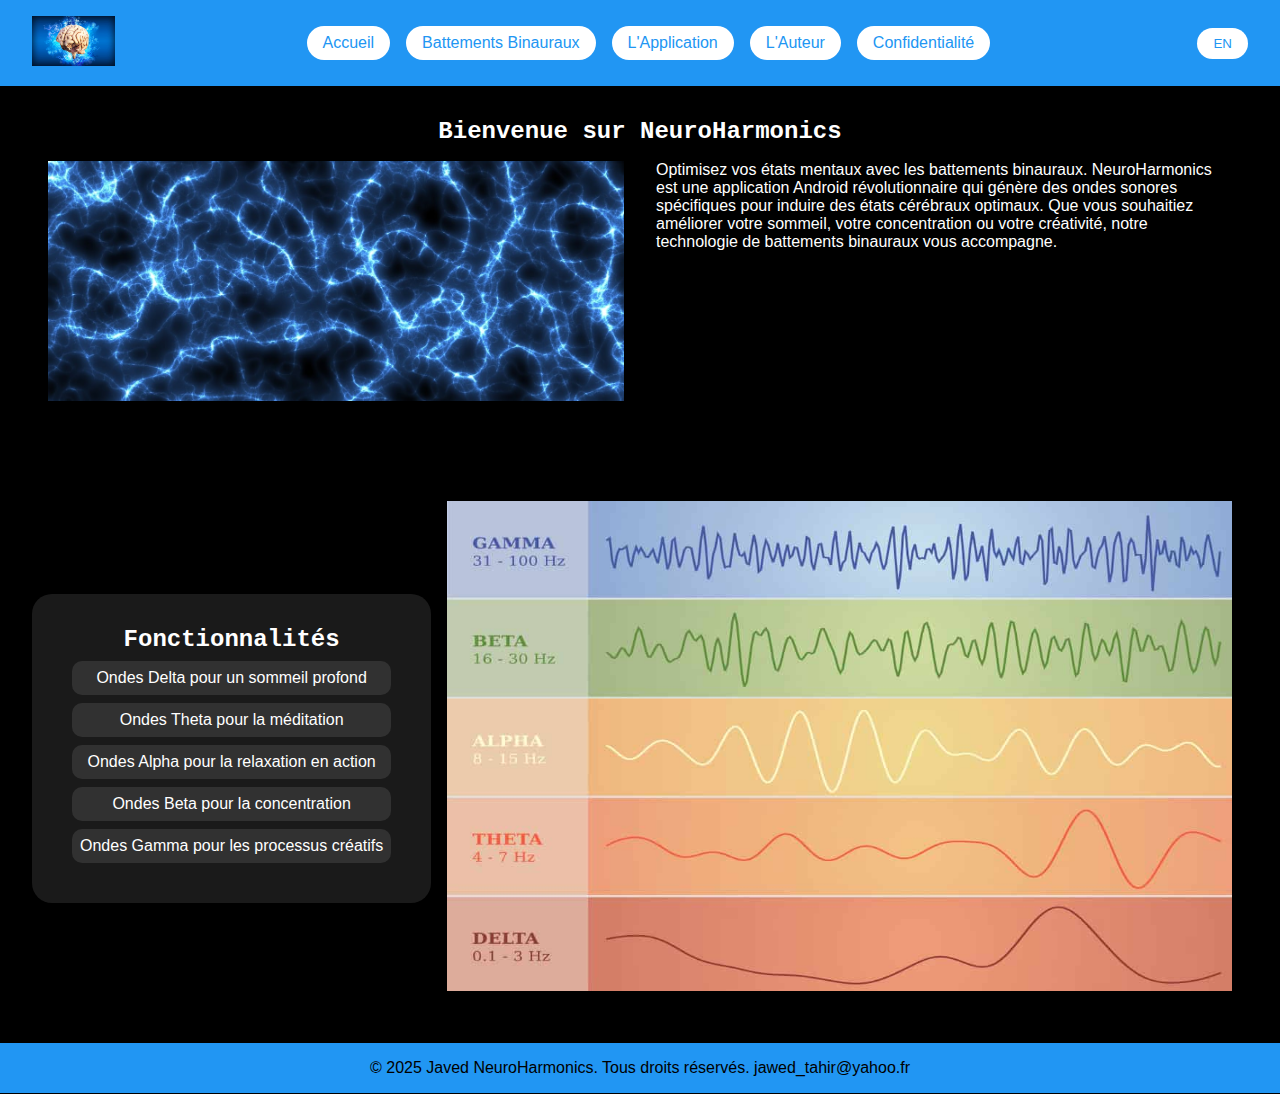
<file: index.html>
<!DOCTYPE html>
<html lang="fr">
<head>
    <meta charset="UTF-8">
    <meta name="viewport" content="width=device-width, initial-scale=1.0">
    <meta name="description" content="NeuroHarmonics - Application pour générer des ondes sonores pour le cerveau">
    <title data-fr="NeuroHarmonics - Accueil" data-en="NeuroHarmonics - Home">NeuroHarmonics - Accueil</title>
    <link rel="icon" type="image/x-icon" href="favicon.ico">
    <link rel="stylesheet" href="css/styles.css">
</head>
<body>
    <header>
        <a href="index.html"><img src="images/logo.png" alt="Logo" class="logo"></a>
        <nav id="main-nav">
            <ul>
                <li><a href="index.html" data-fr="Accueil" data-en="Home">Accueil</a></li>
                <li><a href="battements-binauraux.html" data-fr="Battements Binauraux" data-en="Binaural Beats">Battements Binauraux</a></li>
                <li><a href="application.html" data-fr="L'Application" data-en="The App">L'Application</a></li>
                <li><a href="auteur.html" data-fr="L'Auteur" data-en="The Author">L'Auteur</a></li>
                <li><a href="confidentialite.html" data-fr="Confidentialité" data-en="Privacy">Confidentialité</a></li>
            </ul>
        </nav>
        <button class="hamburger" aria-label="Menu">&#9776;</button>
        <button id="language-toggle">EN</button>
    </header>
    <main>
        <section class="hero">
            <h2 data-fr="Bienvenue sur NeuroHarmonics" data-en="Welcome to NeuroHarmonics">Bienvenue sur NeuroHarmonics</h2>
            <div class="image-container">
                <img src="images/wave-image.jpg" alt="Ondes Sonores">
            </div>
            <div class="text-container">
                <p data-fr="Optimisez vos états mentaux avec les battements binauraux. NeuroHarmonics est une application Android révolutionnaire qui génère des ondes sonores spécifiques pour induire des états cérébraux optimaux. Que vous souhaitiez améliorer votre sommeil, votre concentration ou votre créativité, notre technologie de battements binauraux vous accompagne." data-en="Optimize your mental states with binaural beats. NeuroHarmonics is a revolutionary Android application that generates specific sound waves to induce optimal brain states. Whether you want to improve your sleep, concentration, or creativity, our binaural beats technology supports you.">
                    Optimisez vos états mentaux avec les battements binauraux. NeuroHarmonics est une application Android révolutionnaire qui génère des ondes sonores spécifiques pour induire des états cérébraux optimaux. Que vous souhaitiez améliorer votre sommeil, votre concentration ou votre créativité, notre technologie de battements binauraux vous accompagne.
                </p>
            </div>
        </section>
        <section class="features">
            <div class="features-container">
                <h2 data-fr="Fonctionnalités" data-en="Features">Fonctionnalités</h2>
                <ul>
                    <li data-fr="Ondes Delta pour un sommeil profond" data-en="Delta waves for deep sleep">Ondes Delta pour un sommeil profond</li>
                    <li data-fr="Ondes Theta pour la méditation" data-en="Theta waves for meditation">Ondes Theta pour la méditation</li>
                    <li data-fr="Ondes Alpha pour la relaxation en action" data-en="Alpha waves for relaxation in action">Ondes Alpha pour la relaxation en action</li>
                    <li data-fr="Ondes Beta pour la concentration" data-en="Beta waves for concentration">Ondes Beta pour la concentration</li>
                    <li data-fr="Ondes Gamma pour les processus créatifs" data-en="Gamma waves for creative processes">Ondes Gamma pour les processus créatifs</li>
                </ul>
            </div>
            <div class="image-container">
                <img src="images/cinq-ondes.jpg" alt="Cinq Ondes">
            </div>
        </section>
    </main>
    <footer>
        <p data-fr="© 2025 Javed NeuroHarmonics. Tous droits réservés. jawed_tahir@yahoo.fr" data-en="© 2025 Javed NeuroHarmonics. All rights reserved. jawed_tahir@yahoo.fr">© 2025 Javed NeuroHarmonics. Tous droits réservés. jawed_tahir@yahoo.fr</p>
    </footer>
    <script src="js/script.js"></script>
</body>
</html>
</file>
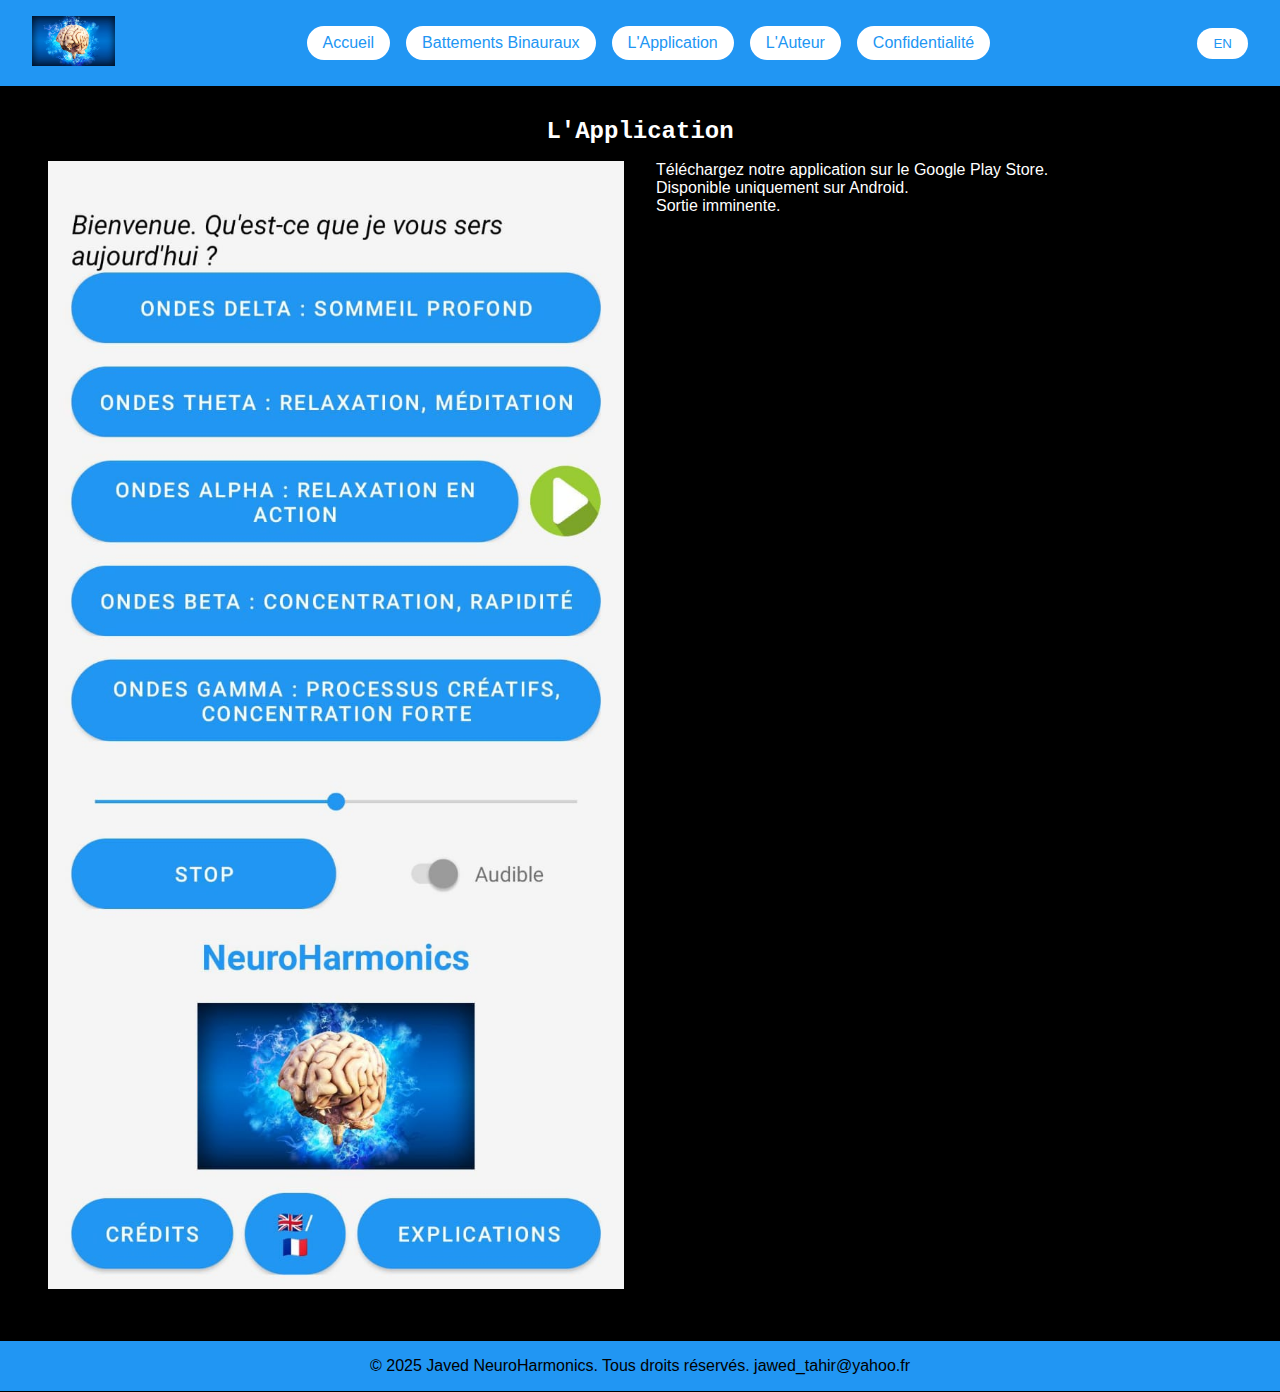
<file: application.html>
<!DOCTYPE html>
<html lang="fr">
<head>
    <meta charset="UTF-8">
    <meta name="viewport" content="width=device-width, initial-scale=1.0">
    <meta name="description" content="Téléchargez l'application NeuroHarmonics">
    <title data-fr="NeuroHarmonics - L'Application" data-en="NeuroHarmonics - The App">NeuroHarmonics - L'Application</title>
    <link rel="icon" type="image/x-icon" href="favicon.ico">
    <link rel="stylesheet" href="css/styles.css">
</head>
<body>
    <header>
        <a href="index.html"><img src="images/logo.png" alt="Logo" class="logo"></a>
        <nav id="main-nav">
            <ul>
                <li><a href="index.html" data-fr="Accueil" data-en="Home">Accueil</a></li>
                <li><a href="battements-binauraux.html" data-fr="Battements Binauraux" data-en="Binaural Beats">Battements Binauraux</a></li>
                <li><a href="application.html" data-fr="L'Application" data-en="The App">L'Application</a></li>
                <li><a href="auteur.html" data-fr="L'Auteur" data-en="The Author">L'Auteur</a></li>
                <li><a href="confidentialite.html" data-fr="Confidentialité" data-en="Privacy">Confidentialité</a></li>
            </ul>
        </nav>
        <button class="hamburger" aria-label="Menu">&#9776;</button>
        <button id="language-toggle">EN</button>
    </header>
    <main>
        <section class="hero">
            <h2 data-fr="L'Application" data-en="The App">L'Application</h2>
            <div class="image-container">
                <img src="images/app-screenshot.jpg" alt="Capture d'écran de l'application">
            </div>
            <div class="text-container">
                <p data-fr="Téléchargez notre application sur le Google Play Store." data-en="Download our app from the Google Play Store.">
                    Téléchargez notre application sur le Google Play Store.
                </p>
                <p data-fr="Disponible uniquement sur Android." data-en="Available only on Android.">
                    Disponible uniquement sur Android.
                </p>
                <p data-fr="Sortie imminente." data-en="Coming soon.">
                    Sortie imminente.
                </p>
                <!-- <a href="https://play.google.com/store" class="button" data-fr="Télécharger" data-en="Download">Télécharger</a> -->
            </div>
        </section>
    </main>
    <footer>
        <p data-fr="© 2025 Javed NeuroHarmonics. Tous droits réservés. jawed_tahir@yahoo.fr" data-en="© 2025 Javed NeuroHarmonics. All rights reserved. jawed_tahir@yahoo.fr">© 2025 Javed NeuroHarmonics. Tous droits réservés. jawed_tahir@yahoo.fr</p>
    </footer>
    <script src="js/script.js"></script>
</body>
</html>
</file>
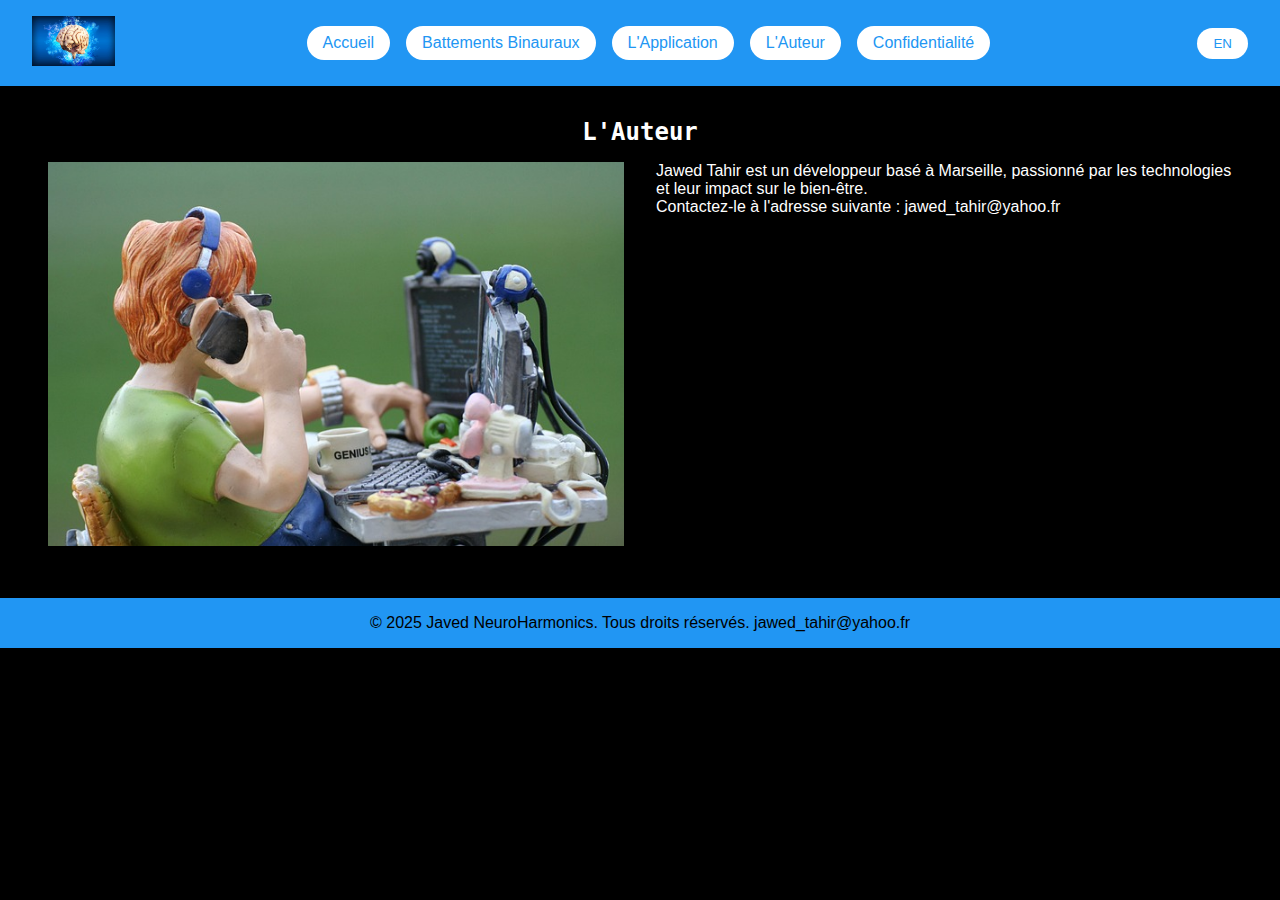
<file: auteur.html>
<!DOCTYPE html>
<html lang="fr">
<head>
    <meta charset="UTF-8">
    <meta name="viewport" content="width=device-width, initial-scale=1.0">
    <meta name="description" content="Découvrez l'auteur de NeuroHarmonics">
    <title data-fr="NeuroHarmonics - L'Auteur" data-en="NeuroHarmonics - The Author">NeuroHarmonics - L'Auteur</title>
    <link rel="icon" type="image/x-icon" href="favicon.ico">
    <link rel="stylesheet" href="css/styles.css">
</head>
<body>
    <header>
        <a href="index.html"><img src="images/logo.png" alt="Logo" class="logo"></a>
        <nav id="main-nav">
            <ul>
                <li><a href="index.html" data-fr="Accueil" data-en="Home">Accueil</a></li>
                <li><a href="battements-binauraux.html" data-fr="Battements Binauraux" data-en="Binaural Beats">Battements Binauraux</a></li>
                <li><a href="application.html" data-fr="L'Application" data-en="The App">L'Application</a></li>
                <li><a href="auteur.html" data-fr="L'Auteur" data-en="The Author">L'Auteur</a></li>
                <li><a href="confidentialite.html" data-fr="Confidentialité" data-en="Privacy">Confidentialité</a></li>
            </ul>
        </nav>
        <button class="hamburger" aria-label="Menu">&#9776;</button>
        <button id="language-toggle">EN</button>
    </header>
    <main>
        <section class="hero">
            <h2 data-fr="L'Auteur" data-en="The Author">L'Auteur</h2>
            <div class="image-container">
                <img src="images/author.jpg" alt="Jawed Tahir">
            </div>
            <div class="text-container">
                <p data-fr="Jawed Tahir est un développeur basé à Marseille, passionné par les technologies et leur impact sur le bien-être." data-en="Jawed Tahir is a developer based in Marseille, passionate about technology and its impact on well-being.">
                    Jawed Tahir est un développeur basé à Marseille, passionné par les technologies et leur impact sur le bien-être.
                </p>
                <p data-fr="Contactez-le à l'adresse suivante : jawed_tahir@yahoo.fr" data-en="Contact him at: jawed_tahir@yahoo.fr">
                    Contactez-le à l'adresse suivante : jawed_tahir@yahoo.fr</a>
                </p>
            </div>
        </section>
    </main>
    <footer>
        <p data-fr="© 2025 Javed NeuroHarmonics. Tous droits réservés. jawed_tahir@yahoo.fr" data-en="© 2025 Javed NeuroHarmonics. All rights reserved. jawed_tahir@yahoo.fr">© 2025 Javed NeuroHarmonics. Tous droits réservés. jawed_tahir@yahoo.fr</p>
    </footer>
    <script src="js/script.js"></script>
</body>
</html>
</file>
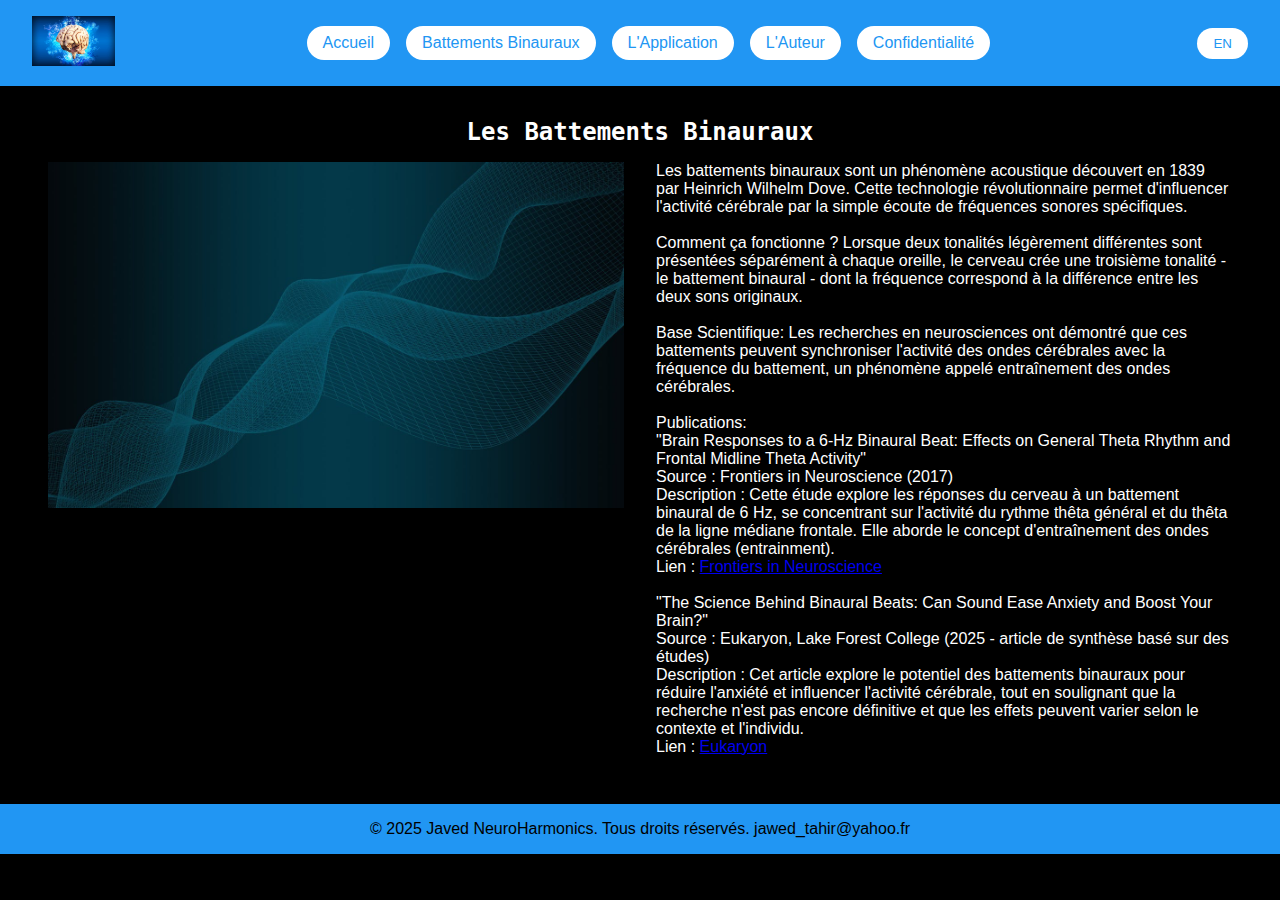
<file: battements-binauraux.html>
<!DOCTYPE html>
<html lang="fr">
<head>
    <meta charset="UTF-8">
    <meta name="viewport" content="width=device-width, initial-scale=1.0">
    <meta name="description" content="Découvrez les battements binauraux et leur fonctionnement">
    <title data-fr="NeuroHarmonics - Battements Binauraux" data-en="NeuroHarmonics - Binaural Beats">NeuroHarmonics - Battements Binauraux</title>
    <link rel="icon" type="image/x-icon" href="favicon.ico">
    <link rel="stylesheet" href="css/styles.css">
</head>
<body>
    <header>
        <a href="index.html"><img src="images/logo.png" alt="Logo" class="logo"></a>
        <nav id="main-nav">
            <ul>
                <li><a href="index.html" data-fr="Accueil" data-en="Home">Accueil</a></li>
                <li><a href="battements-binauraux.html" data-fr="Battements Binauraux" data-en="Binaural Beats">Battements Binauraux</a></li>
                <li><a href="application.html" data-fr="L'Application" data-en="The App">L'Application</a></li>
                <li><a href="auteur.html" data-fr="L'Auteur" data-en="The Author">L'Auteur</a></li>
                <li><a href="confidentialite.html" data-fr="Confidentialité" data-en="Privacy">Confidentialité</a></li>
            </ul>
        </nav>
        <button class="hamburger" aria-label="Menu">&#9776;</button>
        <button id="language-toggle">EN</button>
    </header>
    <main>
        <section class="hero">
            <h2 data-fr="Les Battements Binauraux" data-en="Binaural Beats">Les Battements Binauraux</h2>
            <div class="image-container">
                <img src="images/binaural-beats.jpg" alt="Battements Binauraux">
            </div>
            <div class="text-container">
                <p data-fr="Les battements binauraux sont un phénomène acoustique découvert en 1839 par Heinrich Wilhelm Dove. Cette technologie révolutionnaire permet d'influencer l'activité cérébrale par la simple écoute de fréquences sonores spécifiques.
Comment ça fonctionne ? Lorsque deux tonalités légèrement différentes sont présentées séparément à chaque oreille, le cerveau crée une troisième tonalité - le battement binaural - dont la fréquence correspond à la différence entre les deux sons originaux.
Base Scientifique: Les recherches en neurosciences ont démontré que ces battements peuvent synchroniser l'activité des ondes cérébrales avec la fréquence du battement, un phénomène appelé entraînement des ondes cérébrales.
Publications:
Brain Responses to a 6-Hz Binaural Beat: Effects on General Theta Rhythm and Frontal Midline Theta Activity
Source : Frontiers in Neuroscience (2017)
Description : Cette étude explore les réponses du cerveau à un battement binaural de 6 Hz, se concentrant sur l'activité du rythme thêta général et du thêta de la ligne médiane frontale. Elle aborde le concept d'entraînement des ondes cérébrales (entrainment).
Lien : https://www.frontiersin.org/journals/neuroscience/articles/10.3389/fnins.2017.00365/full
The Science Behind Binaural Beats: Can Sound Ease Anxiety and Boost Your Brain?
Source : Eukaryon, Lake Forest College (2025 - article de synthèse basé sur des études)
Description : Cet article explore le potentiel des battements binauraux pour réduire l'anxiété et influencer l'activité cérébrale, tout en soulignant que la recherche n'est pas encore définitive et que les effets peuvent varier selon le contexte et l'individu.
Lien : https://www.lakeforest.edu/academics/student-honors-and-research/student-publications/eukaryon/the-science-behind-binaural-beats-can-sound-ease-anxiety-and-boost-your-brain" data-en="Binaural beats are an acoustic phenomenon discovered in 1839 by Heinrich Wilhelm Dove. This revolutionary technology can influence brain activity through the simple listening of specific sound frequencies.
How does it work? When two slightly different tones are presented separately to each ear, the brain creates a third tone - the binaural beat - whose frequency corresponds to the difference between the two original sounds.
Scientific Basis: Neuroscience research has shown that these beats can synchronize brain wave activity with the beat frequency, a phenomenon known as brainwave entrainment.
Publications:
Brain Responses to a 6-Hz Binaural Beat: Effects on General Theta Rhythm and Frontal Midline Theta Activity
Source: Frontiers in Neuroscience (2017)
Description: This study explores the brain's responses to a 6 Hz binaural beat, focusing on the activity of the general theta rhythm and frontal midline theta. It addresses the concept of brainwave entrainment.
Link: https://www.frontiersin.org/journals/neuroscience/articles/10.3389/fnins.2017.00365/full
The Science Behind Binaural Beats: Can Sound Ease Anxiety and Boost Your Brain?
Source: Eukaryon, Lake Forest College (2025 - synthesis article based on studies)
Description: This article explores the potential of binaural beats to reduce anxiety and influence brain activity, while emphasizing that research is not yet definitive and effects may vary depending on context and individual.
Link: https://www.lakeforest.edu/academics/student-honors-and-research/student-publications/eukaryon/the-science-behind-binaural-beats-can-sound-ease-anxiety-and-boost-your-brain">
                    Les battements binauraux sont un phénomène acoustique découvert en 1839 par Heinrich Wilhelm Dove. Cette technologie révolutionnaire permet d'influencer l'activité cérébrale par la simple écoute de fréquences sonores spécifiques.
                    <br><br>
                    Comment ça fonctionne ? Lorsque deux tonalités légèrement différentes sont présentées séparément à chaque oreille, le cerveau crée une troisième tonalité - le battement binaural - dont la fréquence correspond à la différence entre les deux sons originaux.
                    <br><br>
                    Base Scientifique: Les recherches en neurosciences ont démontré que ces battements peuvent synchroniser l'activité des ondes cérébrales avec la fréquence du battement, un phénomène appelé entraînement des ondes cérébrales.
                    <br><br>
                    Publications:
                    <br>
                    "Brain Responses to a 6-Hz Binaural Beat: Effects on General Theta Rhythm and Frontal Midline Theta Activity"
                    <br>
                    Source : Frontiers in Neuroscience (2017)
                    <br>
                    Description : Cette étude explore les réponses du cerveau à un battement binaural de 6 Hz, se concentrant sur l'activité du rythme thêta général et du thêta de la ligne médiane frontale. Elle aborde le concept d'entraînement des ondes cérébrales (entrainment).
                    <br>
                    Lien : <a href="https://www.frontiersin.org/journals/neuroscience/articles/10.3389/fnins.2017.00365/full">Frontiers in Neuroscience</a>
                    <br><br>
                    "The Science Behind Binaural Beats: Can Sound Ease Anxiety and Boost Your Brain?"
                    <br>
                    Source : Eukaryon, Lake Forest College (2025 - article de synthèse basé sur des études)
                    <br>
                    Description : Cet article explore le potentiel des battements binauraux pour réduire l'anxiété et influencer l'activité cérébrale, tout en soulignant que la recherche n'est pas encore définitive et que les effets peuvent varier selon le contexte et l'individu.
                    <br>
                    Lien : <a href="https://www.lakeforest.edu/academics/student-honors-and-research/student-publications/eukaryon/the-science-behind-binaural-beats-can-sound-ease-anxiety-and-boost-your-brain">Eukaryon</a>
                </p>
            </div>
        </section>
    </main>
    <footer>
        <p data-fr="© 2025 Javed NeuroHarmonics. Tous droits réservés. jawed_tahir@yahoo.fr" data-en="© 2025 Javed NeuroHarmonics. All rights reserved. jawed_tahir@yahoo.fr">© 2025 Javed NeuroHarmonics. Tous droits réservés. jawed_tahir@yahoo.fr</p>
    </footer>
    <script src="js/script.js"></script>
</body>
</html>
</file>
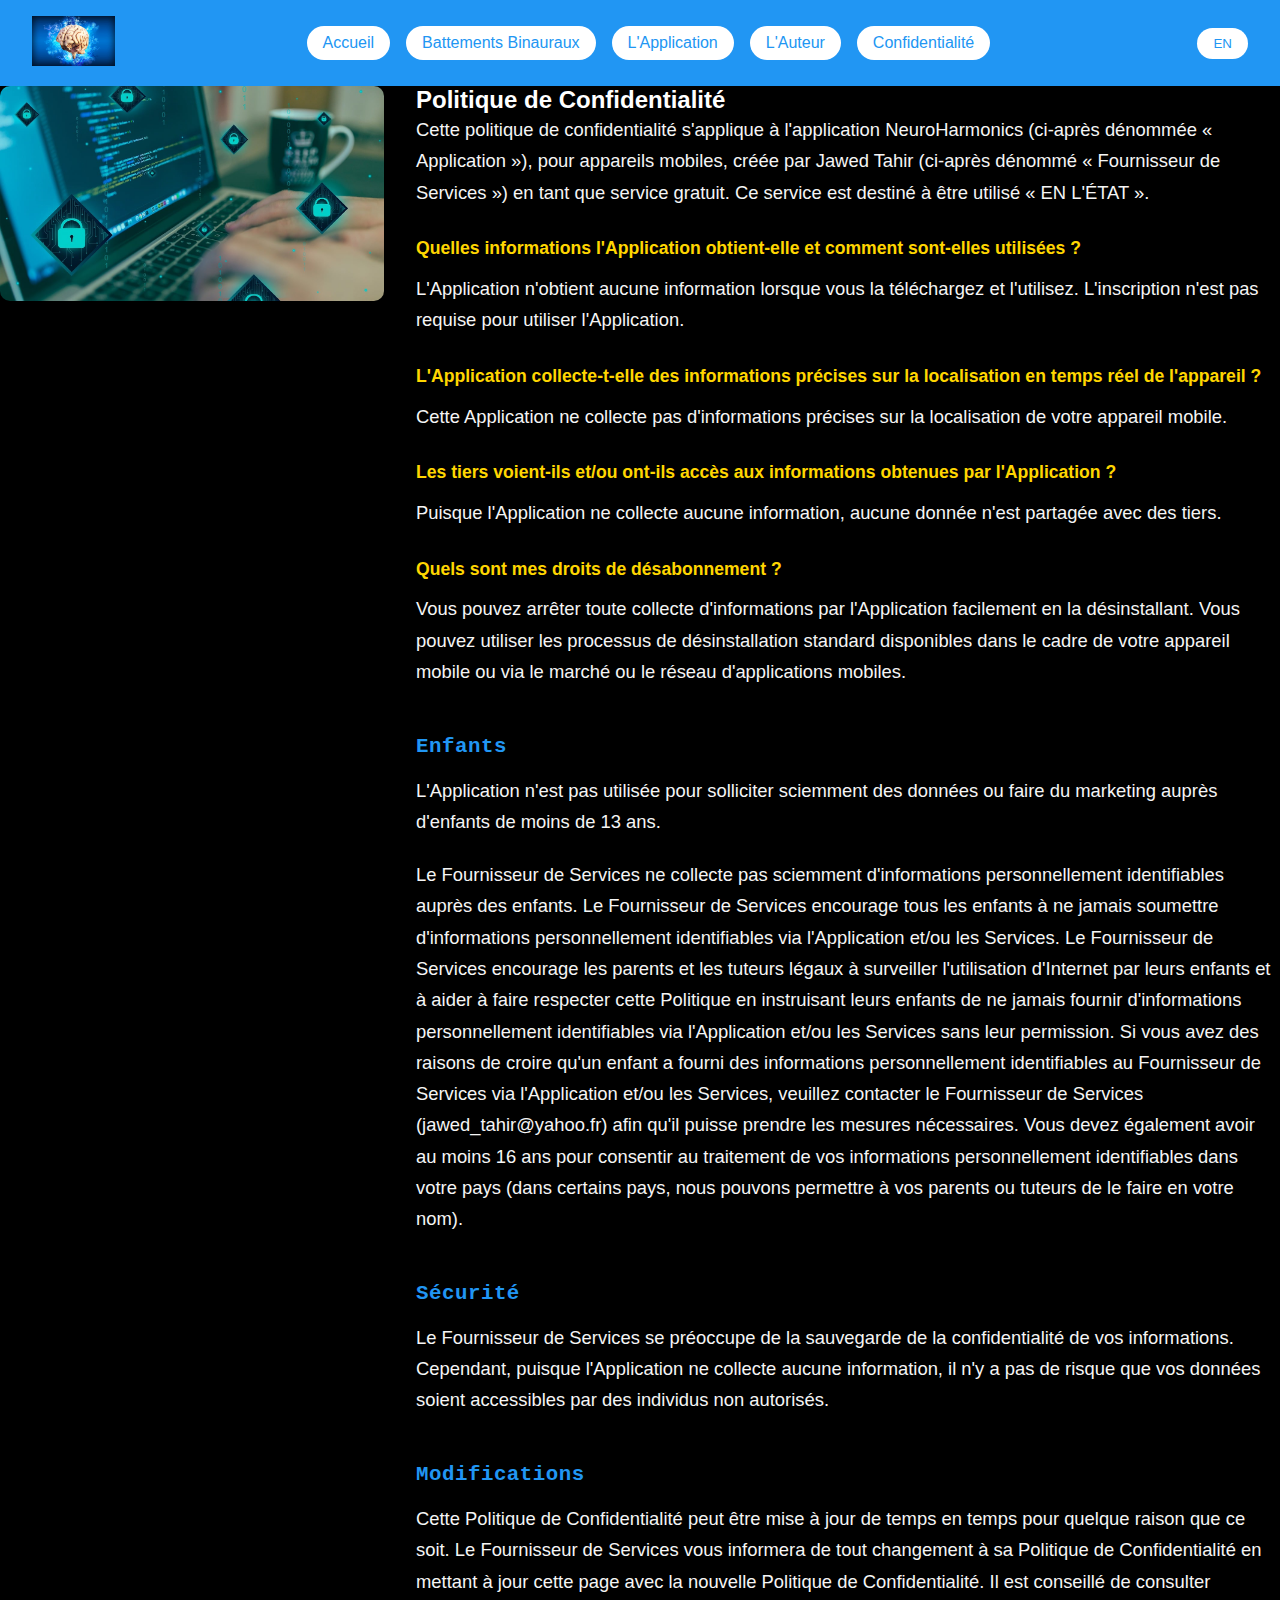
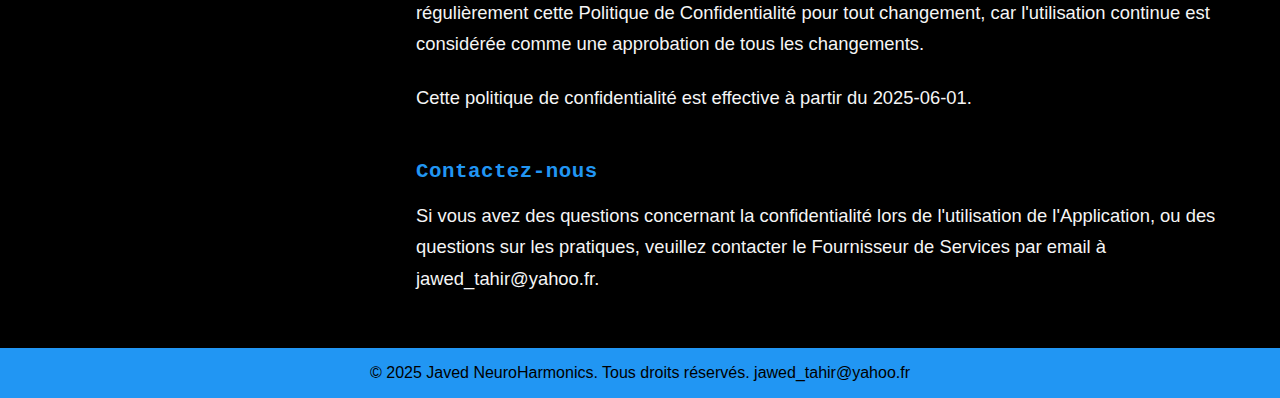
<file: confidentialite.html>
<!DOCTYPE html>
<html lang="fr">
<head>
    <meta charset="UTF-8">
    <meta name="viewport" content="width=device-width, initial-scale=1.0">
    <meta name="description" content="Politique de confidentialité de NeuroHarmonics">
    <title data-fr="NeuroHarmonics - Confidentialité" data-en="NeuroHarmonics - Privacy">NeuroHarmonics - Confidentialité</title>
    <link rel="icon" type="image/x-icon" href="favicon.ico">
    <link rel="stylesheet" href="css/styles.css">
</head>
<body>
    <header>
        <a href="index.html"><img src="images/logo.png" alt="Logo" class="logo"></a>
        <nav id="main-nav">
            <ul>
                <li><a href="index.html" data-fr="Accueil" data-en="Home">Accueil</a></li>
                <li><a href="battements-binauraux.html" data-fr="Battements Binauraux" data-en="Binaural Beats">Battements Binauraux</a></li>
                <li><a href="application.html" data-fr="L'Application" data-en="The App">L'Application</a></li>
                <li><a href="auteur.html" data-fr="L'Auteur" data-en="The Author">L'Auteur</a></li>
                <li><a href="confidentialite.html" data-fr="Confidentialité" data-en="Privacy">Confidentialité</a></li>
            </ul>
        </nav>
        <button class="hamburger" aria-label="Menu">&#9776;</button>
        <button id="language-toggle">EN</button>
    </header>
    <main>
        <section class="content">
            
            <div class="privacy-flex-container">
                <div class="image-container">
                    <img src="images/privacy.jpg" alt="Confidentialité">
                </div>
                <div class="text-container">
                    <h2 data-fr="Politique de Confidentialité" data-en="Privacy Policy">Politique de Confidentialité</h2>
                    <p data-fr="Cette politique de confidentialité s'applique à l'application NeuroHarmonics (ci-après dénommée « Application »), pour appareils mobiles, créée par Jawed Tahir (ci-après dénommé « Fournisseur de Services ») en tant que service gratuit. Ce service est destiné à être utilisé « EN L'ÉTAT »."
                       data-en="This privacy policy applies to the NeuroHarmonics app (hereby referred to as 'Application') for mobile devices that was created by Jawed Tahir (hereby referred to as 'Service Provider') as a Free service. This service is intended for use 'AS IS'.">
                        Cette politique de confidentialité s'applique à l'application NeuroHarmonics (ci-après dénommée « Application »), pour appareils mobiles, créée par Jawed Tahir (ci-après dénommé « Fournisseur de Services ») en tant que service gratuit. Ce service est destiné à être utilisé « EN L'ÉTAT ».
                    </p>
                    <p data-fr="Quelles informations l'Application obtient-elle et comment sont-elles utilisées ?"
                       data-en="What information does the Application obtain and how is it used?">
                        Quelles informations l'Application obtient-elle et comment sont-elles utilisées ?
                    </p>
                    <p data-fr="L'Application n'obtient aucune information lorsque vous la téléchargez et l'utilisez. L'inscription n'est pas requise pour utiliser l'Application."
                       data-en="The Application does not obtain any information when you download and use it. Registration is not required to use the Application.">
                        L'Application n'obtient aucune information lorsque vous la téléchargez et l'utilisez. L'inscription n'est pas requise pour utiliser l'Application.
                    </p>
                    <p data-fr="L'Application collecte-t-elle des informations précises sur la localisation en temps réel de l'appareil ?"
                       data-en="Does the Application collect precise real-time location information of the device?">
                        L'Application collecte-t-elle des informations précises sur la localisation en temps réel de l'appareil ?
                    </p>
                    <p data-fr="Cette Application ne collecte pas d'informations précises sur la localisation de votre appareil mobile."
                       data-en="This Application does not collect precise information about the location of your mobile device.">
                        Cette Application ne collecte pas d'informations précises sur la localisation de votre appareil mobile.
                    </p>
                    <p data-fr="Les tiers voient-ils et/ou ont-ils accès aux informations obtenues par l'Application ?"
                       data-en="Do third parties see and/or have access to information obtained by the Application?">
                        Les tiers voient-ils et/ou ont-ils accès aux informations obtenues par l'Application ?
                    </p>
                    <p data-fr="Puisque l'Application ne collecte aucune information, aucune donnée n'est partagée avec des tiers."
                       data-en="Since the Application does not collect any information, no data is shared with third parties.">
                        Puisque l'Application ne collecte aucune information, aucune donnée n'est partagée avec des tiers.
                    </p>
                    <p data-fr="Quels sont mes droits de désabonnement ?"
                       data-en="What are my opt-out rights?">
                        Quels sont mes droits de désabonnement ?
                    </p>
                    <p data-fr="Vous pouvez arrêter toute collecte d'informations par l'Application facilement en la désinstallant. Vous pouvez utiliser les processus de désinstallation standard disponibles dans le cadre de votre appareil mobile ou via le marché ou le réseau d'applications mobiles."
                       data-en="You can stop all collection of information by the Application easily by uninstalling it. You may use the standard uninstall processes as may be available as part of your mobile device or via the mobile application marketplace or network.">
                        Vous pouvez arrêter toute collecte d'informations par l'Application facilement en la désinstallant. Vous pouvez utiliser les processus de désinstallation standard disponibles dans le cadre de votre appareil mobile ou via le marché ou le réseau d'applications mobiles.
                    </p>
                    <p data-fr="Enfants"
                       data-en="Children">
                        Enfants
                    </p>
                    <p data-fr="L'Application n'est pas utilisée pour solliciter sciemment des données ou faire du marketing auprès d'enfants de moins de 13 ans."
                       data-en="The Application is not used to knowingly solicit data from or market to children under the age of 13.">
                        L'Application n'est pas utilisée pour solliciter sciemment des données ou faire du marketing auprès d'enfants de moins de 13 ans.
                    </p>
                    <p data-fr="Le Fournisseur de Services ne collecte pas sciemment d'informations personnellement identifiables auprès des enfants. Le Fournisseur de Services encourage tous les enfants à ne jamais soumettre d'informations personnellement identifiables via l'Application et/ou les Services. Le Fournisseur de Services encourage les parents et les tuteurs légaux à surveiller l'utilisation d'Internet par leurs enfants et à aider à faire respecter cette Politique en instruisant leurs enfants de ne jamais fournir d'informations personnellement identifiables via l'Application et/ou les Services sans leur permission. Si vous avez des raisons de croire qu'un enfant a fourni des informations personnellement identifiables au Fournisseur de Services via l'Application et/ou les Services, veuillez contacter le Fournisseur de Services (jawed_tahir@yahoo.fr) afin qu'il puisse prendre les mesures nécessaires. Vous devez également avoir au moins 16 ans pour consentir au traitement de vos informations personnellement identifiables dans votre pays (dans certains pays, nous pouvons permettre à vos parents ou tuteurs de le faire en votre nom)."
                       data-en="The Service Provider does not knowingly collect personally identifiable information from children. The Service Provider encourages all children to never submit any personally identifiable information through the Application and/or Services. The Service Provider encourages parents and legal guardians to monitor their children's Internet usage and to help enforce this Policy by instructing their children never to provide personally identifiable information through the Application and/or Services without their permission. If you have reason to believe that a child has provided personally identifiable information to the Service Provider through the Application and/or Services, please contact the Service Provider (jawed_tahir@yahoo.fr) so that they will be able to take the necessary actions. You must also be at least 16 years of age to consent to the processing of your personally identifiable information in your country (in some countries we may allow your parent or guardian to do so on your behalf).">
                        Le Fournisseur de Services ne collecte pas sciemment d'informations personnellement identifiables auprès des enfants. Le Fournisseur de Services encourage tous les enfants à ne jamais soumettre d'informations personnellement identifiables via l'Application et/ou les Services. Le Fournisseur de Services encourage les parents et les tuteurs légaux à surveiller l'utilisation d'Internet par leurs enfants et à aider à faire respecter cette Politique en instruisant leurs enfants de ne jamais fournir d'informations personnellement identifiables via l'Application et/ou les Services sans leur permission. Si vous avez des raisons de croire qu'un enfant a fourni des informations personnellement identifiables au Fournisseur de Services via l'Application et/ou les Services, veuillez contacter le Fournisseur de Services (jawed_tahir@yahoo.fr) afin qu'il puisse prendre les mesures nécessaires. Vous devez également avoir au moins 16 ans pour consentir au traitement de vos informations personnellement identifiables dans votre pays (dans certains pays, nous pouvons permettre à vos parents ou tuteurs de le faire en votre nom).
                    </p>
                    <p data-fr="Sécurité"
                       data-en="Security">
                        Sécurité
                    </p>
                    <p data-fr="Le Fournisseur de Services se préoccupe de la sauvegarde de la confidentialité de vos informations. Cependant, puisque l'Application ne collecte aucune information, il n'y a pas de risque que vos données soient accessibles par des individus non autorisés."
                       data-en="The Service Provider is concerned about safeguarding the confidentiality of your information. However, since the Application does not collect any information, there is no risk of your data being accessed by unauthorized individuals.">
                        Le Fournisseur de Services se préoccupe de la sauvegarde de la confidentialité de vos informations. Cependant, puisque l'Application ne collecte aucune information, il n'y a pas de risque que vos données soient accessibles par des individus non autorisés.
                    </p>
                    <p data-fr="Modifications"
                       data-en="Changes">
                        Modifications
                    </p>
                    <p data-fr="Cette Politique de Confidentialité peut être mise à jour de temps en temps pour quelque raison que ce soit. Le Fournisseur de Services vous informera de tout changement à sa Politique de Confidentialité en mettant à jour cette page avec la nouvelle Politique de Confidentialité. Il est conseillé de consulter régulièrement cette Politique de Confidentialité pour tout changement, car l'utilisation continue est considérée comme une approbation de tous les changements."
                       data-en="This Privacy Policy may be updated from time to time for any reason. The Service Provider will notify you of any changes to their Privacy Policy by updating this page with the new Privacy Policy. You are advised to consult this Privacy Policy regularly for any changes, as continued use is deemed approval of all changes.">
                        Cette Politique de Confidentialité peut être mise à jour de temps en temps pour quelque raison que ce soit. Le Fournisseur de Services vous informera de tout changement à sa Politique de Confidentialité en mettant à jour cette page avec la nouvelle Politique de Confidentialité. Il est conseillé de consulter régulièrement cette Politique de Confidentialité pour tout changement, car l'utilisation continue est considérée comme une approbation de tous les changements.
                    </p>
                    <p data-fr="Cette politique de confidentialité est effective à partir du 2025-06-01."
                       data-en="This privacy policy is effective as of 2025-06-01.">
                        Cette politique de confidentialité est effective à partir du 2025-06-01.
                    </p>
                    <p data-fr="Contactez-nous"
                       data-en="Contact Us">
                        Contactez-nous
                    </p>
                    <p data-fr="Si vous avez des questions concernant la confidentialité lors de l'utilisation de l'Application, ou des questions sur les pratiques, veuillez contacter le Fournisseur de Services par email à jawed_tahir@yahoo.fr."
                       data-en="If you have any questions regarding privacy while using the Application, or have questions about the practices, please contact the Service Provider via email at jawed_tahir@yahoo.fr.">
                        Si vous avez des questions concernant la confidentialité lors de l'utilisation de l'Application, ou des questions sur les pratiques, veuillez contacter le Fournisseur de Services par email à jawed_tahir@yahoo.fr.
                    </p>
                </div>
            </div>
        </section>
    </main>
    <footer>
        <p data-fr="© 2025 Javed NeuroHarmonics. Tous droits réservés. jawed_tahir@yahoo.fr" data-en="© 2025 Javed NeuroHarmonics. All rights reserved. jawed_tahir@yahoo.fr">© 2025 Javed NeuroHarmonics. Tous droits réservés. jawed_tahir@yahoo.fr</p>
    </footer>
    <script src="js/script.js"></script>
</body>
</html>
</file>
<file: css/styles.css>
/* Reset CSS */
* {
    margin: 0;
    padding: 0;
    box-sizing: border-box;
}

body {
    font-family: 'Arial', sans-serif;
    background-color: #000;
    color: #fff;
}

header {
    background-color: #2196F3;
    padding: 1rem 2rem;
    display: flex;
    justify-content: space-between;
    align-items: center;
}

.logo {
    height: 50px;
}

nav ul {
    display: flex;
    list-style: none;
    margin-right: 1rem;
}

nav ul li {
    margin-left: 1rem;
}

nav ul li a {
    background-color: white;
    color: #2196F3;
    text-decoration: none;
    padding: 0.5rem 1rem;
    border-radius: 20px;
    display: inline-block;
}

#language-toggle {
    background-color: white;
    color: #2196F3;
    border: none;
    padding: 0.5rem 1rem;
    border-radius: 20px;
    cursor: pointer;
    margin-left: 1rem;
}

.hero, .features {
    display: flex;
    flex-wrap: wrap;
    padding: 2rem;
}

.hero h2, .features h2 {
    width: 100%;
    font-family: 'Share Tech Mono', monospace;
    text-align: center;
}

/* Anciennes règles générales pour image-container et text-container */
.image-container {
    flex: 1;
    min-width: 50%;
    padding: 1rem;
}

.image-container img {
    width: 100%;
    height: auto;
}

.text-container {
    flex: 1;
    min-width: 50%;
    padding: 1rem;
}

/* Spécifique à la page de confidentialité */
.privacy-flex-container {
    display: flex;
    align-items: flex-start;
    gap: 2rem;
    margin-bottom: 2rem;
}

.privacy-flex-container .image-container {
    flex: 0 0 30%;
    max-width: 30%;
    min-width: 180px;
    padding: 0;
    display: flex;
    align-items: flex-start;
    justify-content: center;
}

.privacy-flex-container .image-container img {
    width: 100%;
    height: auto;
    border-radius: 10px;
}

.privacy-flex-container .text-container {
    flex: 1 1 0;
    min-width: 0;
    padding: 0;
}


/* Amélioration de la lisibilité pour la page de confidentialité */
.privacy-flex-container .text-container p {
    font-size: 1.15rem;
    line-height: 1.7;
    margin-bottom: 1.2em;
    font-family: 'Montserrat', sans-serif;
    color: #f5f5f5;
}

/* Titres de section (ex: Enfants, Sécurité, Modifications, Contactez-nous) */
.privacy-flex-container .text-container p[data-fr="Enfants"],
.privacy-flex-container .text-container p[data-fr="Sécurité"],
.privacy-flex-container .text-container p[data-fr="Modifications"],
.privacy-flex-container .text-container p[data-fr="Contactez-nous"],
.privacy-flex-container .text-container p[data-en="Children"],
.privacy-flex-container .text-container p[data-en="Security"],
.privacy-flex-container .text-container p[data-en="Changes"],
.privacy-flex-container .text-container p[data-en="Contact Us"] {
    font-size: 1.3rem;
    font-weight: bold;
    color: #2196F3;
    margin-top: 2em;
    margin-bottom: 0.5em;
    font-family: 'Share Tech Mono', monospace;
    letter-spacing: 0.5px;
}

/* Questions (ex: "Quels sont mes droits de désabonnement ?") */
.privacy-flex-container .text-container p[data-fr^="Quels sont"],
.privacy-flex-container .text-container p[data-fr^="L'Application collecte-t-elle"],
.privacy-flex-container .text-container p[data-fr^="Les tiers voient-ils"],
.privacy-flex-container .text-container p[data-fr^="Quelles informations"],
.privacy-flex-container .text-container p[data-en^="What information"],
.privacy-flex-container .text-container p[data-en^="Does the Application collect"],
.privacy-flex-container .text-container p[data-en^="Do third parties see"],
.privacy-flex-container .text-container p[data-en^="What are my opt-out rights"] {
    font-weight: bold;
    color: #ffd600;
    font-size: 1.1rem;
    margin-top: 1.5em;
    margin-bottom: 0.5em;
    font-family: 'Montserrat', sans-serif;
}


/* Responsive: image au-dessus du texte sur mobile */
@media (max-width: 900px) {
    .privacy-flex-container {
        flex-direction: column;
        gap: 1rem;
    }
    .privacy-flex-container .image-container,
    .privacy-flex-container .text-container {
        max-width: 100%;
        min-width: 0;
    }
}

/* Features section */
.features {
    padding: 2rem;
    display: flex;
    justify-content: center;
    align-items: center;
}

.features-container {
    background-color: rgba(255, 255, 255, 0.1);
    border-radius: 20px;
    padding: 2rem;
    max-width: 80%;
    text-align: center;
    font-family: 'Montserrat', sans-serif;
}

.features ul {
    list-style: none;
    padding: 0;
}

.features ul li {
    margin-bottom: 1rem;
    padding: 0.5rem;
    background-color: rgba(255, 255, 255, 0.1);
    border-radius: 10px;
    margin: 0.5rem;
}

footer {
    text-align: center;
    padding: 1rem 0;
    background-color: #2196F3;
    color: #000;
}

/* Responsive Design */
@media (max-width: 768px) {
    header {
        flex-direction: column;
        align-items: flex-start;
    }

    nav ul {
        margin-top: 1rem;
        flex-direction: row;
        justify-content: flex-end;
        width: 100%;
    }

    nav ul li {
        margin: 0 0.5rem;
    }

    #language-toggle {
        margin-top: 1rem;
        align-self: flex-end;
    }

    .image-container, .text-container {
        min-width: 100%;
    }
}

/* ...existing code... */

/* Hamburger caché sur desktop */
.hamburger {
    display: none;
    background: none;
    border: none;
    font-size: 2rem;
    color: #fff;
    position: absolute;
    top: 1.2rem;
    right: 1.5rem;
    z-index: 1001;
}

/* Menu mobile */
@media (max-width: 900px) {
    nav ul {
        display: none;
        flex-direction: column;
        background: #2196F3;
        position: absolute;
        top: 70px;
        right: 0;
        width: 70vw;
        min-width: 180px;
        box-shadow: -2px 2px 10px rgba(0,0,0,0.2);
        z-index: 1000;
    }
    nav ul.open {
        display: flex;
    }
    .hamburger {
        display: block;
    }
    nav {
        width: 100%;
        position: relative;
    }
}

/* Import Share Tech Mono and Montserrat from Google Fonts */
@import url('https://fonts.googleapis.com/css2?family=Share+Tech+Mono&family=Montserrat:wght@400;700&display=swap');
</file>
